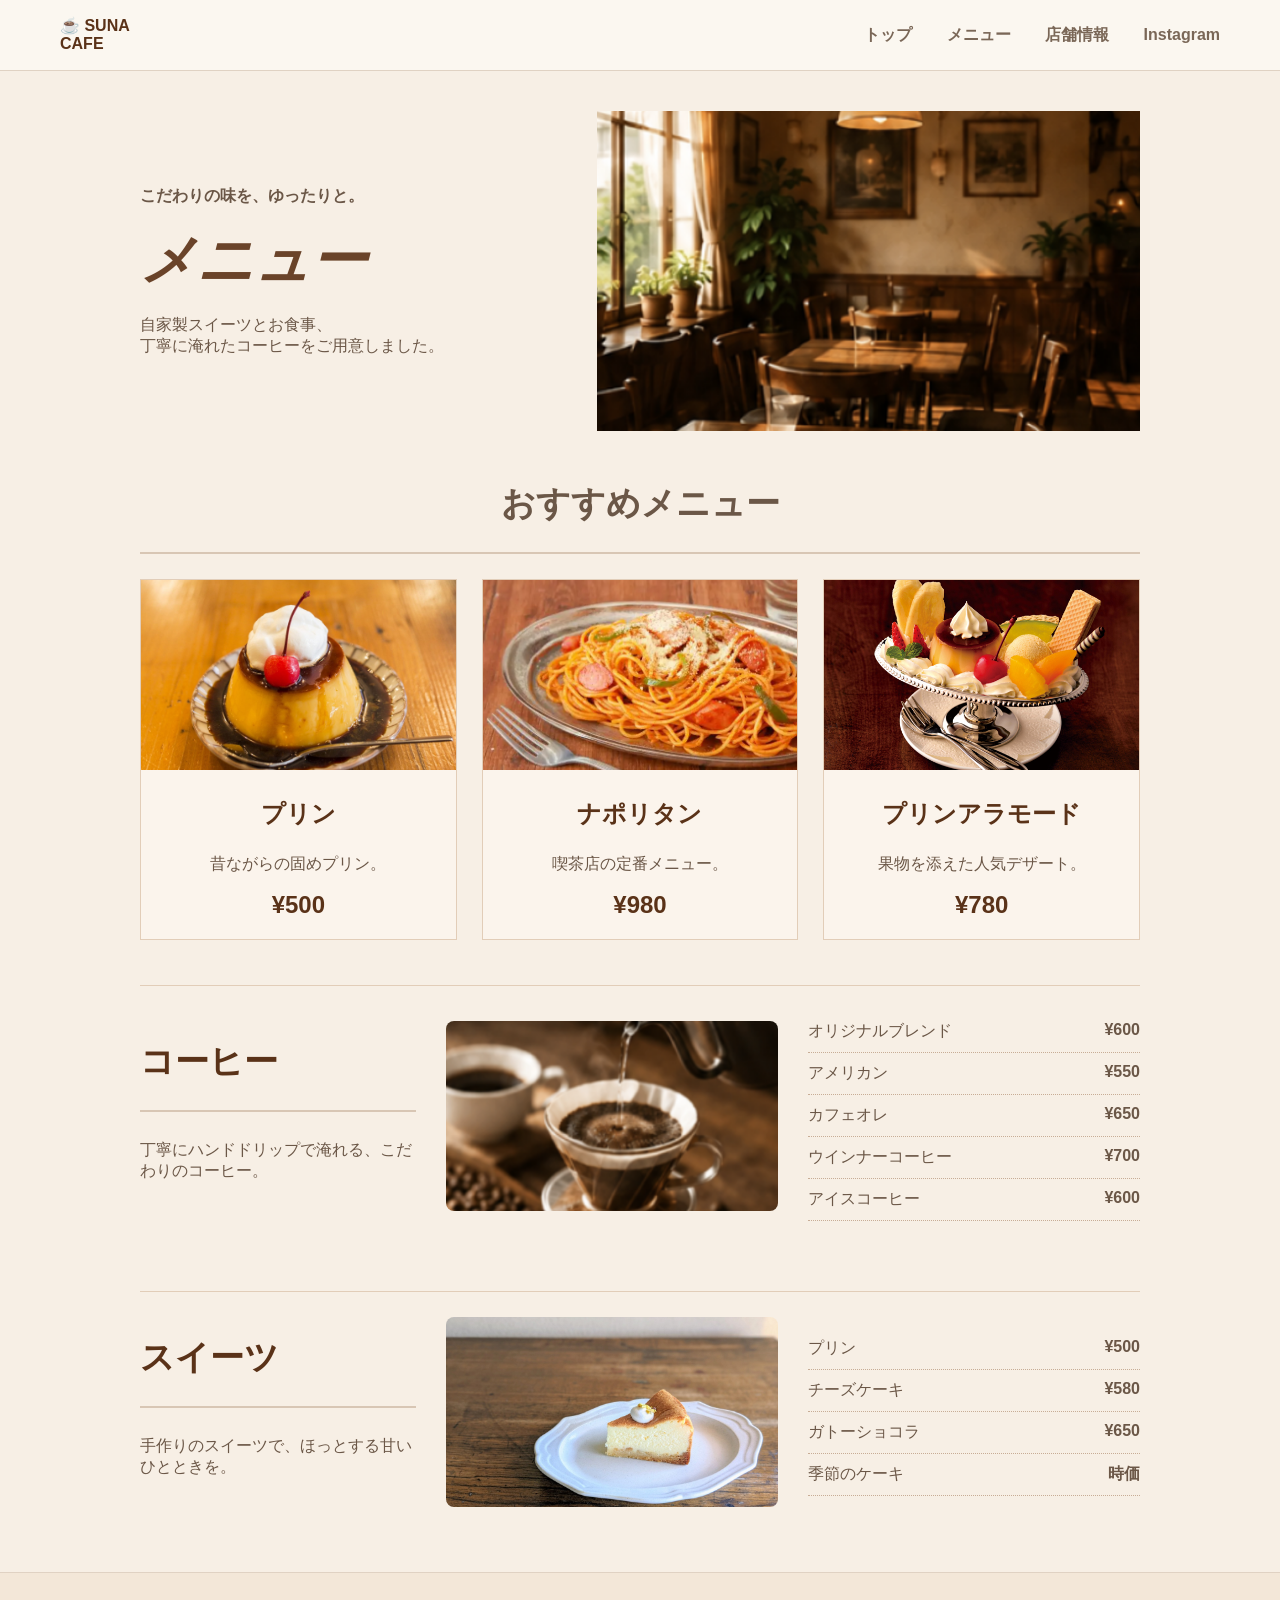
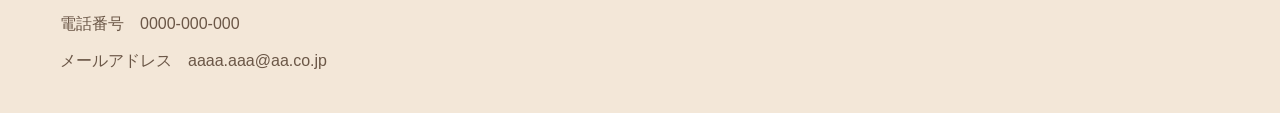
<file: menu.html>
<!DOCTYPE html>
<html lang="ja">
<head>
  <meta charset="UTF-8">
  <title>メニュー | SUNA CAFE</title>
  <link rel="stylesheet" href="style.css">
</head>
<body>

<header class="header">
  <a href="index.html" class="logo">
  ☕ SUNA<br>CAFE
</a>
  <nav>
    <a href="index.html">トップ</a>
    <a href="menu.html">メニュー</a>
    <a href="#">店舗情報</a>
    <a href="#">Instagram</a>
  </nav>
</header>

<main class="menu-page">

  <section class="menu-hero">
    <div>
      <p class="small-title">こだわりの味を、ゆったりと。</p>
      <h1>メニュー</h1>
      <p>
        自家製スイーツとお食事、<br>
        丁寧に淹れたコーヒーをご用意しました。
      </p>
    </div>

    <img src="images/cafe.jpg" alt="店内写真">
  </section>

  <section class="recommend">
    <h2>おすすめメニュー</h2>

    <div class="recommend-list">
<div class="menu-card">
  <img src="images/pudding.jpg" alt="プリン">
  <h3>プリン</h3>

        <p>昔ながらの固めプリン。</p>
        <strong>¥500</strong>
      </div>

      <div class="menu-card">
        <img src="images/napolitan.jpg" alt="ナポリタン">
        <h3>ナポリタン</h3>
        <p>喫茶店の定番メニュー。</p>
        <strong>¥980</strong>
      </div>

      <div class="menu-card">
        <img src="images/puddingalamode.jpg" alt="プリンアラモード">
        <h3>プリンアラモード</h3>
        <p>果物を添えた人気デザート。</p>
        <strong>¥780</strong>
      </div>
    </div>
  </section>

  <section class="menu-row">
    <div class="menu-category">
      <h2>コーヒー</h2>
      <p>丁寧にハンドドリップで淹れる、こだわりのコーヒー。</p>
    </div>

    <img src="images/coffee.jpg" alt="コーヒー">

    <ul class="price-list">
      <li><span>オリジナルブレンド</span><b>¥600</b></li>
      <li><span>アメリカン</span><b>¥550</b></li>
      <li><span>カフェオレ</span><b>¥650</b></li>
      <li><span>ウインナーコーヒー</span><b>¥700</b></li>
      <li><span>アイスコーヒー</span><b>¥600</b></li>
    </ul>
  </section>

  <section class="menu-row">
    <div class="menu-category">
      <h2>スイーツ</h2>
      <p>手作りのスイーツで、ほっとする甘いひとときを。</p>
    </div>

    <img src="images/cheezecake.jpg" alt="スイーツ">

    <ul class="price-list">
      <li><span>プリン</span><b>¥500</b></li>
      <li><span>チーズケーキ</span><b>¥580</b></li>
      <li><span>ガトーショコラ</span><b>¥650</b></li>
      <li><span>季節のケーキ</span><b>時価</b></li>
    </ul>
  </section>

</main>

<footer class="footer">
  <p>電話番号　0000-000-000</p>
  <p>メールアドレス　aaaa.aaa@aa.co.jp</p>
</footer>

</body>
</html>
</file>
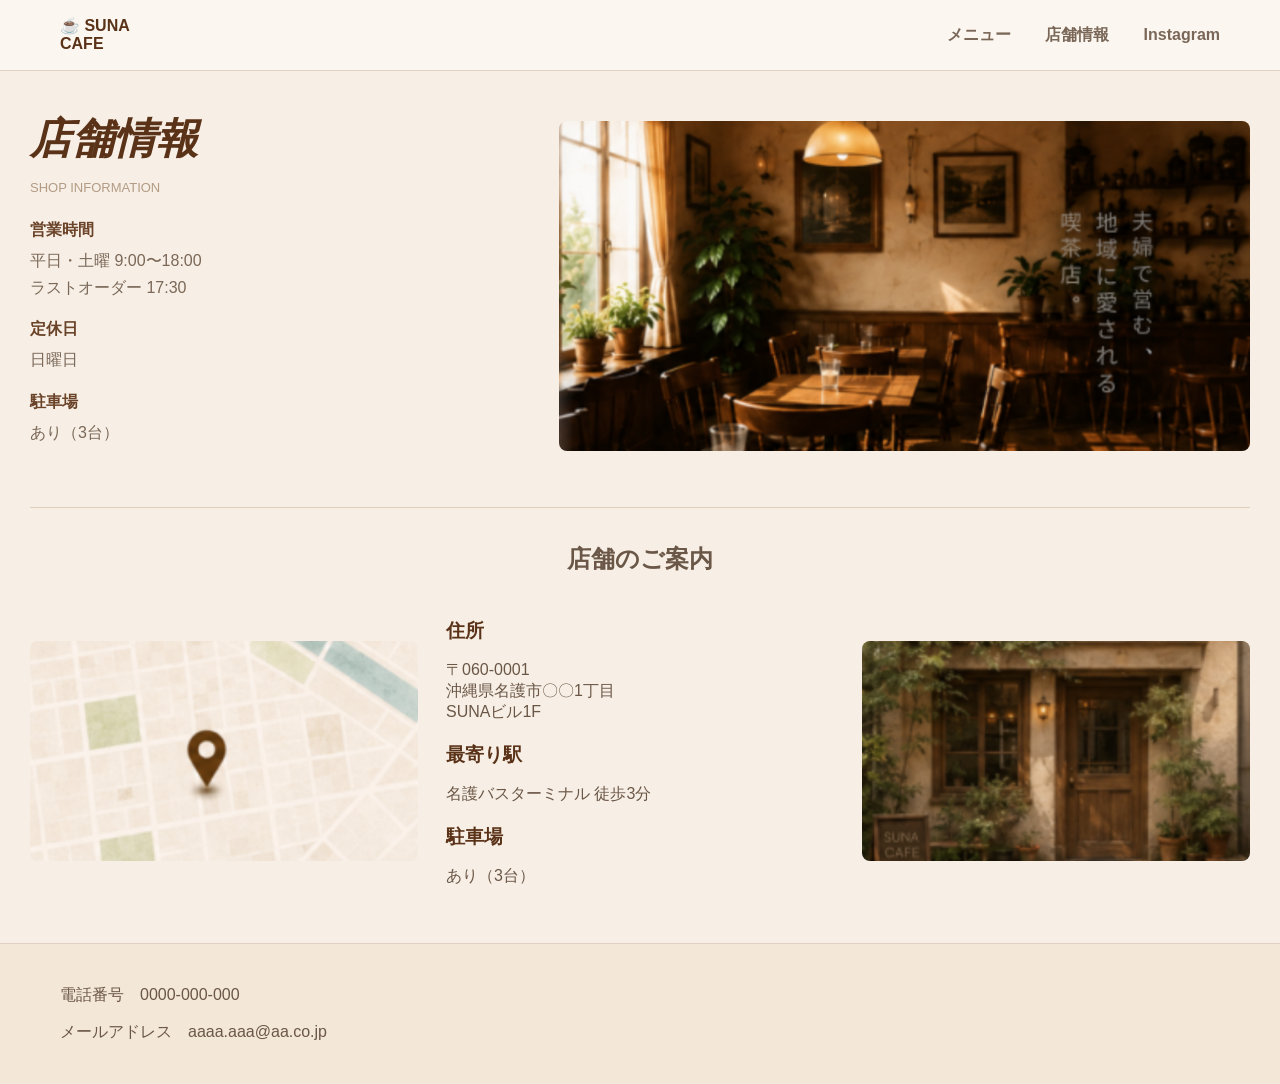
<file: shop.html>
<!DOCTYPE html>
<html lang="ja">
<head>
  <meta charset="UTF-8">
  <meta name="viewport" content="width=device-width, initial-scale=1.0">
  <title>店舗情報 | SUNA CAFE</title>
  <link rel="stylesheet" href="style.css">
</head>
<body>

<header class="header">
  <a href="index.html" class="logo">☕ SUNA<br>CAFE</a>
  <nav>
    <a href="menu.html">メニュー</a>
    <a href="shop.html">店舗情報</a>
    <a href="#">Instagram</a>
  </nav>
</header>

<main class="shop-page">

  <section class="shop-hero">
    <div class="shop-info-box">
      <h1>店舗情報</h1>
      <p>SHOP INFORMATION</p>

      <dl>
        <dt>営業時間</dt>
        <dd>平日・土曜 9:00〜18:00<br>ラストオーダー 17:30</dd>

        <dt>定休日</dt>
        <dd>日曜日</dd>

        <dt>駐車場</dt>
        <dd>あり（3台）</dd>
      </dl>
    </div>

    <img src="images/cafee.jpg" alt="店内写真">
  </section>

  <section class="shop-guide">
    <h2>店舗のご案内</h2>

    <div class="shop-guide-grid">
      <img src="images/map.jpg" alt="地図">

      <div>
        <h3>住所</h3>
        <p>〒060-0001<br>沖縄県名護市〇〇1丁目<br>SUNAビル1F</p>

        <h3>最寄り駅</h3>
        <p>名護バスターミナル 徒歩3分</p>

        <h3>駐車場</h3>
        <p>あり（3台）</p>
      </div>

      <img src="images/entrance.jpg" alt="店舗外観">
    </div>
  </section>

</main>

<footer class="footer">
  <p>電話番号　0000-000-000</p>
  <p>メールアドレス　aaaa.aaa@aa.co.jp</p>
</footer>

</body>
</html>
</file>
<file: style.css>
body {
  margin: 0;
  background: #f7efe5;
  color: #6b5747;
  font-family: "Yu Gothic", "Hiragino Kaku Gothic ProN", sans-serif;
}

.header {
  height: 70px;
  padding: 0 60px;
  display: flex;
  justify-content: space-between;
  align-items: center;
  background: #fbf7f0;
  border-bottom: 1px solid #e0d2c3;
}

.logo {
  font-weight: bold;
  color: #5a3218;
  line-height: 1.1;
  text-decoration: none;
  transition: 0.3s;
}

.logo:hover {
  opacity: 0.8;
}


nav a {
  margin-left: 30px;
  text-decoration: none;
  color: #7a6757;
  font-weight: bold;
  transition: 0.3s;
}

nav a:hover {
  color: #5a3218;
}

.main {
  max-width: 900px;
  margin: 0 auto;
  padding: 30px 30px 45px;
}

h1 {
  text-align: center;
  font-size: 48px;
  color: #6a4329;
  font-style: italic;
  margin: 0;
}

h2 {
  text-align: center;
  margin-top: 5px;
  border-bottom: 2px solid #d8c6b4;
  padding-bottom: 25px;
}

.intro {
  display: flex;
  gap: 50px;
  margin-top: 30px;
  align-items: center;
}

.photo {
  width: 360px;
  height: 210px;
  object-fit: cover;
  border-radius: 10px;
}

.text h3 {
  font-size: 28px;
  line-height: 1.8;
}

.menu {
  margin-top: 40px;
  font-size: 18px;
}

.buttons {
  display: flex;
  gap: 55px;
  justify-content: center;
  margin-top: 45px;
  margin-bottom: 35px;
}

.card {
  width: 260px;
  height: 100px;
  border: 1px solid #e2cdb8;
  border-radius: 8px;
  background: #fbf4ec;
  text-decoration: none;
  color: #6a4329;

  display: flex;
  flex-direction: column;
  justify-content: center;
  align-items: center;
  gap: 3px;

  font-size: 18px;
  font-weight: bold;
}
.card {
  transition: 0.3s;
}

.card:hover {
  transform: translateY(-5px);
  box-shadow: 0 12px 25px rgba(0,0,0,0.15);
}


.card .icon {
  font-size: 18px;
}



.card span {
  font-size: 14px;
  color: #9a8472;
  display: block;
  margin-top: -5px;
}

.footer {
  border-top: 1px solid #e0d2c3;
  padding: 25px 60px;
  background: #f3e7d8;
  box-sizing: border-box;
  width: 100%;
}

.menu-section{
  display:flex;
  justify-content:space-between;
  align-items:center;
  margin-top:40px;
  gap:40px;
}

.menu-text{
  flex:1;
}

.coffee-photo {
  width: 330px;
  height: 190px;
  object-fit: cover;
  border-radius: 10px;
}
.menu-page {
  max-width: 1000px;
  margin: 0 auto;
  padding: 40px 30px;
}

.menu-hero {
  display: grid;
  grid-template-columns: 1fr 1.3fr;
  gap: 40px;
  align-items: center;
  margin-bottom: 50px;
}

.menu-hero h1 {
  text-align: left;
  font-size: 56px;
  margin: 15px 0;
}

.menu-hero img {
  width: 100%;
  height: 320px;
  object-fit: cover;
}

.small-title {
  font-weight: bold;
}

.recommend h2 {
  text-align: center;
  font-size: 34px;
  margin-bottom: 25px;
}

.recommend-list {
  display: grid;
  grid-template-columns: repeat(3, 1fr);
  gap: 25px;
}

.menu-card {
  background: #fbf4ec;
  border: 1px solid #e2cdb8;
  text-align: center;
  padding-bottom: 20px;
}

.menu-card img {
  width: 100%;
  height: 190px;
  object-fit: cover;
}

.menu-card h3 {
  font-size: 24px;
  color: #5a3218;
}

.menu-card strong {
  font-size: 24px;
  color: #5a3218;
}

.menu-row {
  display: grid;
  grid-template-columns: 1fr 1.2fr 1.2fr;
  gap: 30px;
  align-items: center;
  margin-top: 45px;
  padding: 25px 0;
  border-top: 1px solid #e2cdb8;
}

.menu-row img {
  width: 100%;
  height: 190px;
  object-fit: cover;
  border-radius: 8px;
}

.menu-category h2 {
  text-align: left;
  font-size: 34px;
  color: #5a3218;
}

.price-list {
  list-style: none;
  padding: 0;
  margin: 0;
}

.price-list li {
  display: flex;
  justify-content: space-between;
  border-bottom: 1px dotted #c8ad96;
  padding: 10px 0;
}
.shop-page {
  max-width: 1300px;
  margin: 0 auto;
  padding: 40px 30px;
}
.shop-hero {
  display: grid;
  grid-template-columns: 1fr 1.4fr;
  gap: 35px;
  align-items: center;
  margin-bottom: 45px;
}

.shop-hero img {
  width: 100%;
  height: 330px;
  object-fit: cover;
  border-radius: 8px;
}

.shop-info-box h1 {
  text-align: left;
  font-size: 42px;
  color: #5a3218;
  margin-bottom: 5px;
}

.shop-info-box p {
  color: #b39b85;
  font-size: 13px;
}

.shop-info-box dl {
  margin-top: 25px;
}

.shop-info-box dt {
  font-weight: bold;
  color: #6a4329;
  margin-top: 18px;
}

.shop-info-box dd {
  margin: 6px 0 0 0;
  color: #7a6757;
  line-height: 1.7;
}

.shop-guide {
  border-top: 1px solid #e2cdb8;
  padding-top: 30px;
}

.shop-guide h2 {
  text-align: center;
  border: none;
  padding: 0;
  margin-bottom: 25px;
}

.shop-guide-grid {
  display: grid;
  grid-template-columns: 1fr 1fr 1fr;
  gap: 28px;
  align-items: center;
}

.shop-guide-grid img {
  width: 100%;
  height: 220px;
  object-fit: cover;
  border-radius: 8px;
}

.shop-guide-grid h3 {
  color: #5a3218;
  margin-bottom: 5px;
}

@media (max-width: 768px) {

  .header {
    height: auto;
    padding: 15px;
    flex-direction: column;
    gap: 15px;
  }

  .logo {
    font-size: 24px;
    text-align: center;
  }

  nav {
    display: flex;
    justify-content: center;
    flex-wrap: wrap;
    gap: 15px;
  }

  nav a {
    margin-left: 0;
    font-size: 14px;
  }

  .slideshow {
    height: 220px;
  }

  .overlay h1 {
    font-size: 32px;
  }

  .overlay p {
    font-size: 16px;
  }

  .main,
  .menu-page,
  .shop-page {
    padding: 20px;
  }

  h1 {
    font-size: 32px;
  }

  h2 {
    font-size: 20px;
    padding-bottom: 15px;
  }

  .intro,
  .menu-section,
  .menu-hero,
  .menu-row,
  .shop-hero,
  .shop-guide-grid {
    display: block;
  }

  .photo,
  .coffee-photo,
  .menu-hero img,
  .menu-row img,
  .shop-hero img,
  .shop-guide-grid img {
    width: 100%;
    height: auto;
    margin: 15px 0;
  }

  .text h3 {
    font-size: 22px;
  }

  .buttons {
    flex-direction: column;
    gap: 15px;
  }

  .card {
    width: 100%;
    max-width: none;
  }

  .recommend-list {
    grid-template-columns: 1fr;
  }

  .shop-guide-grid {
    display: block;
  }

  .footer {
    padding: 20px;
    font-size: 12px;
    text-align: center;
  }
}

.slideshow {
    width: 100%;
    height: 600px;
    position: relative;
    overflow: hidden;
}

.slideshow::before {
    content: "";
    position: absolute;
    inset: 0;
    background: rgba(0,0,0,0.35);
    z-index: 1;
}

.overlay {
    z-index: 2;
}


.slide {
    position: absolute;
    width: 100%;
    height: 100%;
    object-fit: cover;

    opacity: 0;
    transition: opacity 1s ease-in-out;
}

.slide {
    object-fit: cover;
    object-position: center;
}


.slide.active {
    opacity: 1;
}

.overlay {
    position: absolute;
    top: 50%;
    left: 50%;
    transform: translate(-50%, -50%);

    color: white;
    text-align: center;
    z-index: 10;

    text-shadow: 2px 2px 10px rgba(0,0,0,0.8);
animation: fadeIn 1.5s ease;

}

.overlay h1 {
    font-size: 64px;
}

.overlay p {
    font-size: 24px;
}

@keyframes fadeIn {

    from {
        opacity: 0;
        transform: translate(-50%, -40%);
    }

    to {
        opacity: 1;
        transform: translate(-50%, -50%);
    }

}

html {
  scroll-behavior: smooth;
}

/* ハンバーガーボタン */
.menu-btn {
  display: none;
  font-size: 28px;
  background: none;
  border: none;
  cursor: pointer;
}

/* スマホ */
@media (max-width: 768px) {

  .header {
    flex-direction: row;
    justify-content: space-between;
    position: relative;
  }

  .menu-btn {
    display: block;
  }

.nav-menu {
    display: none;

    position: absolute;
    top: 75px;
    right: 15px;

    min-width: 200px;

    padding: 20px;

    /* ガラス風 */
    background: rgba(255, 255, 255, 0.7);
    backdrop-filter: blur(15px);
    -webkit-backdrop-filter: blur(15px);

    border: 1px solid rgba(255,255,255,0.3);
    border-radius: 20px;

    box-shadow:
      0 8px 32px rgba(0,0,0,0.15);

    flex-direction: column;
    gap: 15px;

    z-index: 9999;
}

.nav-menu.active {
    display: flex;
    animation: menuFade 0.3s ease;
}




}






.nav-menu a {
    text-decoration: none;
    color: #6a4329;

    padding: 12px 0;

    border-bottom: 1px solid rgba(255,255,255,0.4);

    font-size: 16px;
    font-weight: bold;

    transition: all 0.3s ease;
}

.nav-menu a:last-child {
    border-bottom: none;
}

.nav-menu a:hover {
    color: #a66b42;
    padding-left: 10px;
}

@keyframes menuFade {

    from {
        opacity: 0;
        transform: translateY(-15px) scale(0.95);
    }

    to {
        opacity: 1;
        transform: translateY(0) scale(1);
    }

}
</file>
